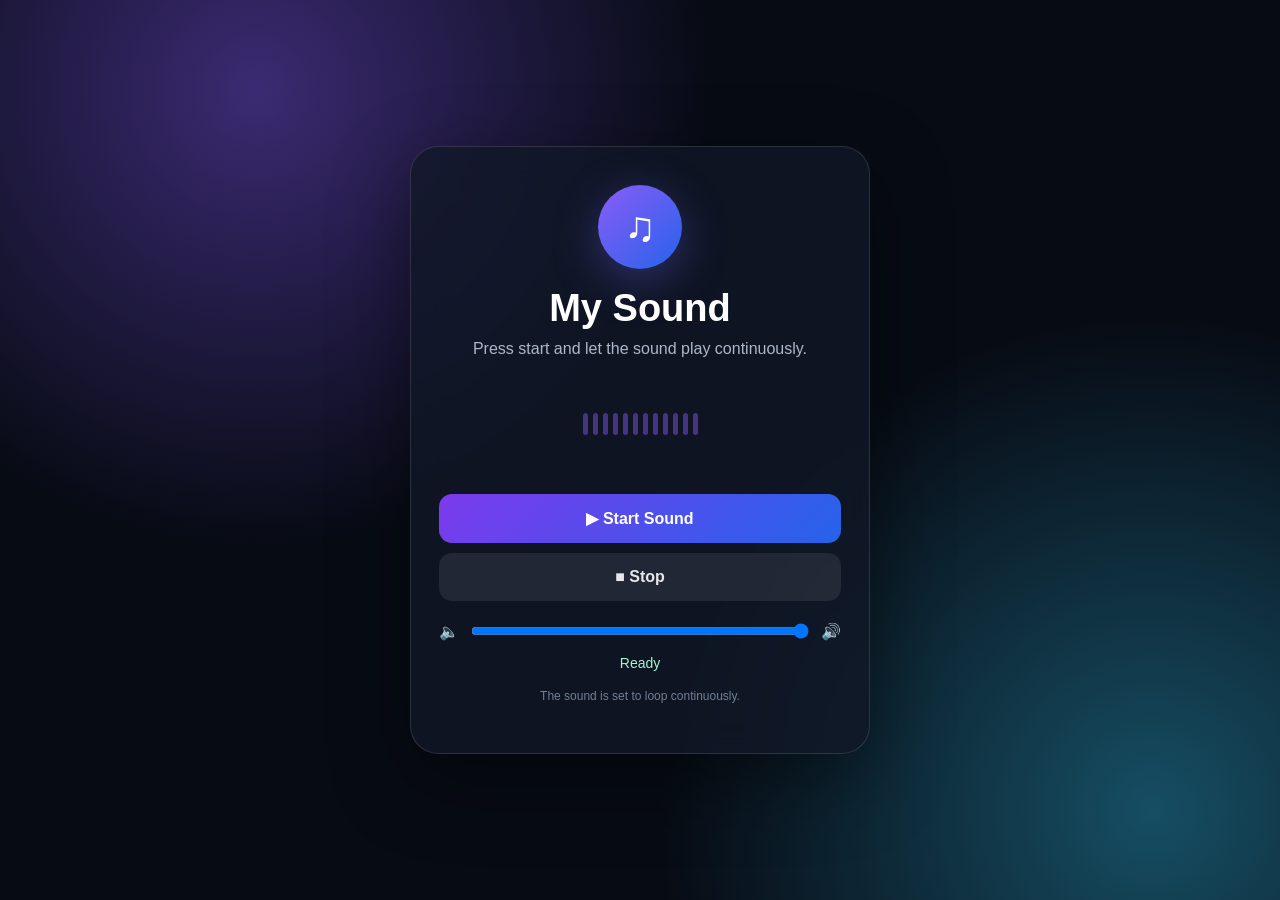
<file: index.html>
<!DOCTYPE html>
<html lang="en">
<head>
  <meta charset="UTF-8">
  <meta name="viewport" content="width=device-width, initial-scale=1.0">
  <title>My Sound Loop</title>
  <link rel="stylesheet" href="style.css">
</head>

<body>

  <main class="card">

    <div class="music-icon">♫</div>

    <h1>My Sound</h1>

    <p class="subtitle">
      Press start and let the sound play continuously.
    </p>

    <div class="visualizer" aria-hidden="true">
      <span></span>
      <span></span>
      <span></span>
      <span></span>
      <span></span>
      <span></span>
      <span></span>
      <span></span>
      <span></span>
      <span></span>
      <span></span>
      <span></span>
    </div>

    <audio
      id="audio"
      src="audio/my-sound.ogg"
      loop
      preload="auto">
    </audio>

    <button id="start" class="start">
      ▶ Start Sound
    </button>

    <button id="stop" class="stop">
      ■ Stop
    </button>

    <div class="volume-row">
      <span>🔈</span>

      <input
        id="volume"
        type="range"
        min="0"
        max="1"
        step="0.01"
        value="1">

      <span>🔊</span>
    </div>

    <p id="status">Ready</p>

    <p class="note">
      The sound is set to loop continuously.
    </p>

  </main>

  <script src="script.js"></script>

</body>
</html>
</file>
<file: style.css>
* {
  box-sizing: border-box;
}

body {
  margin: 0;
  min-height: 100vh;
  display: grid;
  place-items: center;
  padding: 20px;
  font-family: Inter, Arial, sans-serif;
  color: white;

  background:
    radial-gradient(
      circle at 20% 10%,
      #3b2a72,
      transparent 35%
    ),
    radial-gradient(
      circle at 90% 90%,
      #164e63,
      transparent 35%
    ),
    #070b14;
}

.card {
  width: min(460px, 100%);
  padding: 38px 28px;
  text-align: center;

  border: 1px solid rgba(255, 255, 255, 0.12);
  border-radius: 28px;

  background: rgba(17, 24, 39, 0.78);

  box-shadow:
    0 25px 80px rgba(0, 0, 0, 0.45);

  backdrop-filter: blur(18px);
}

.music-icon {
  width: 84px;
  height: 84px;

  margin: 0 auto 18px;

  display: grid;
  place-items: center;

  border-radius: 50%;

  background:
    linear-gradient(
      135deg,
      #8b5cf6,
      #2563eb
    );

  font-size: 42px;

  box-shadow:
    0 12px 45px rgba(99, 102, 241, 0.35);
}

h1 {
  margin: 0;
  font-size: 38px;
}

.subtitle {
  color: #aeb8ca;
  margin: 10px 0 26px;
}

.visualizer {
  height: 80px;

  display: flex;
  align-items: center;
  justify-content: center;

  gap: 5px;

  margin-bottom: 20px;
}

.visualizer span {
  width: 5px;
  height: 22px;

  border-radius: 10px;

  background: #8b5cf6;

  opacity: 0.45;
}

.playing .visualizer span {
  animation:
    bounce 0.75s ease-in-out infinite alternate;

  opacity: 1;
}

.playing .visualizer span:nth-child(2n) {
  animation-delay: 0.1s;
}

.playing .visualizer span:nth-child(3n) {
  animation-delay: 0.2s;
}

.playing .visualizer span:nth-child(4n) {
  animation-delay: 0.3s;
}

@keyframes bounce {
  from {
    transform: scaleY(0.45);
  }

  to {
    transform: scaleY(2.2);
  }
}

button {
  width: 100%;

  border: 0;
  border-radius: 13px;

  padding: 15px;
  margin-top: 10px;

  font-size: 16px;
  font-weight: 800;

  cursor: pointer;
}

.start {
  color: white;

  background:
    linear-gradient(
      135deg,
      #7c3aed,
      #2563eb
    );
}

.stop {
  color: #e5e7eb;

  background:
    rgba(255, 255, 255, 0.08);
}

.volume-row {
  display: flex;
  align-items: center;

  gap: 10px;

  margin-top: 20px;
}

.volume-row input {
  flex: 1;
}

#status {
  min-height: 20px;

  color: #a7f3d0;

  font-size: 14px;
}

.note {
  color: #718096;

  font-size: 12px;
}
</file>
